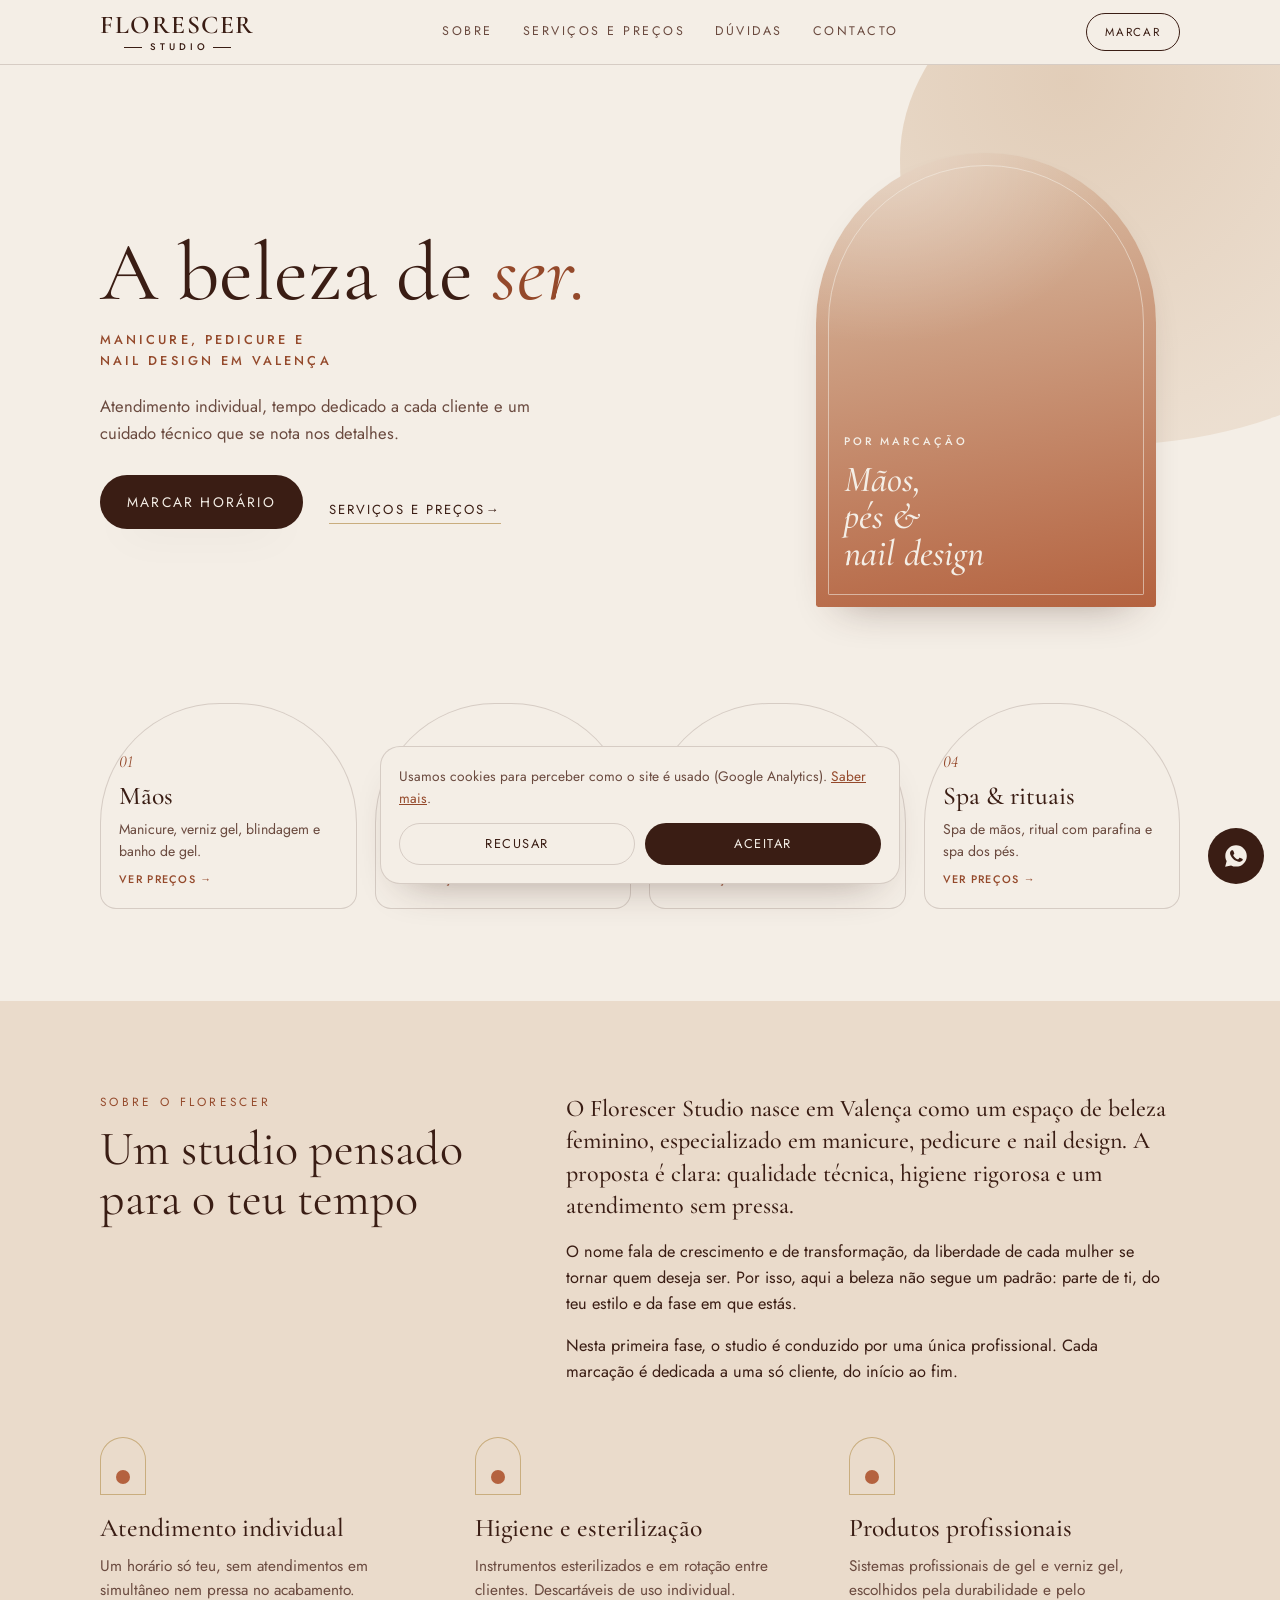
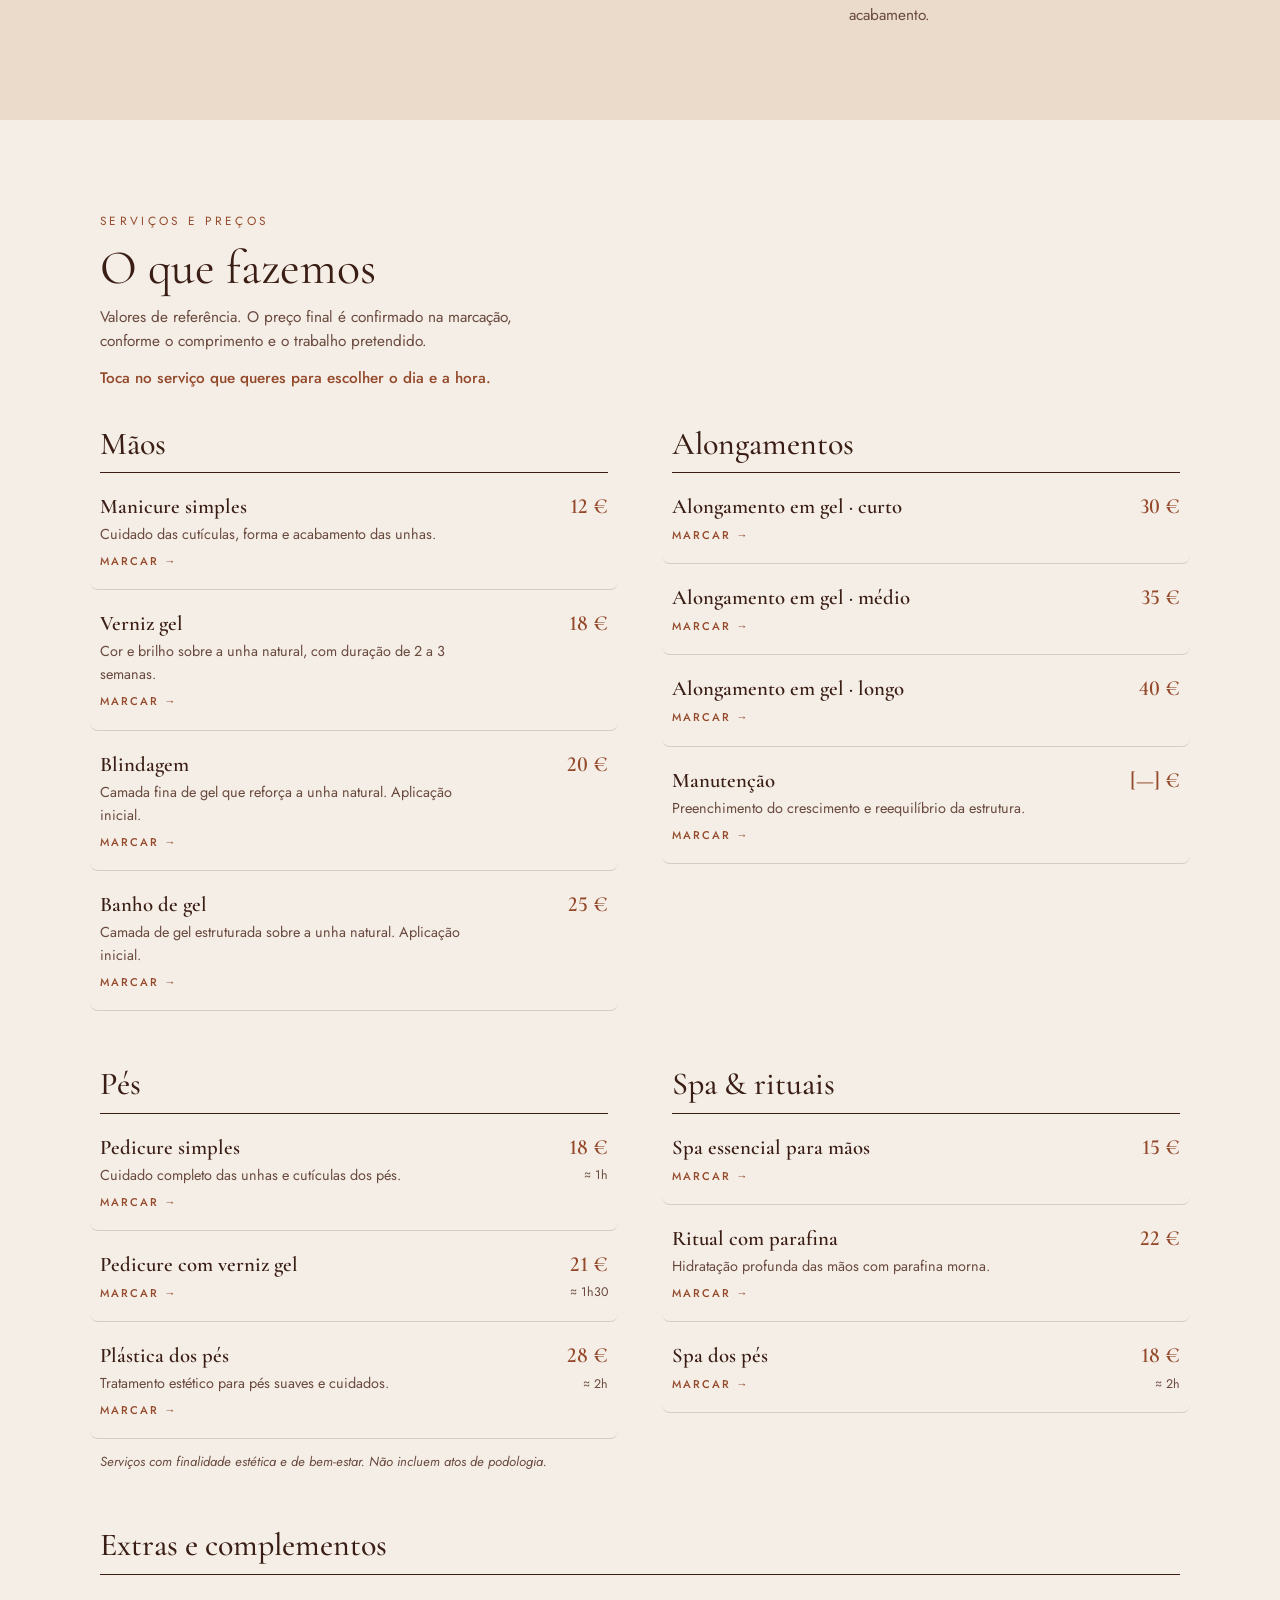
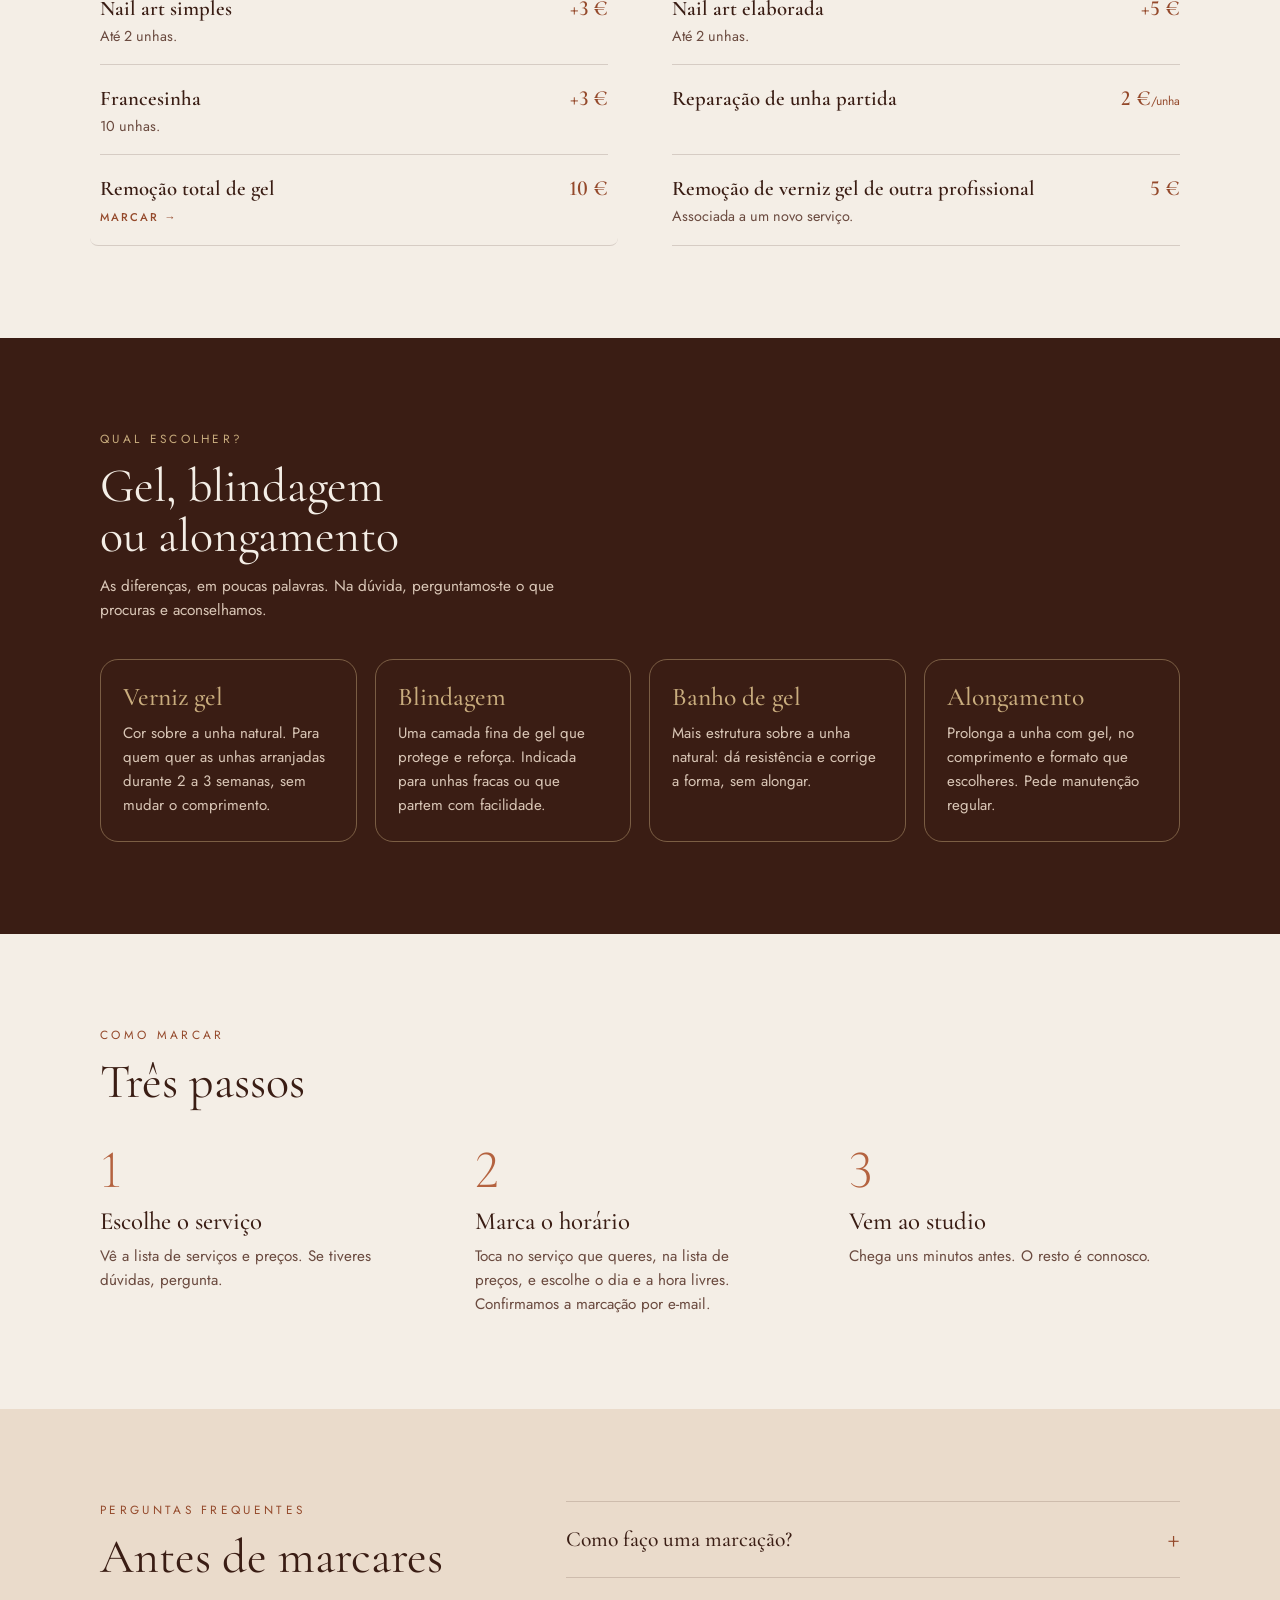
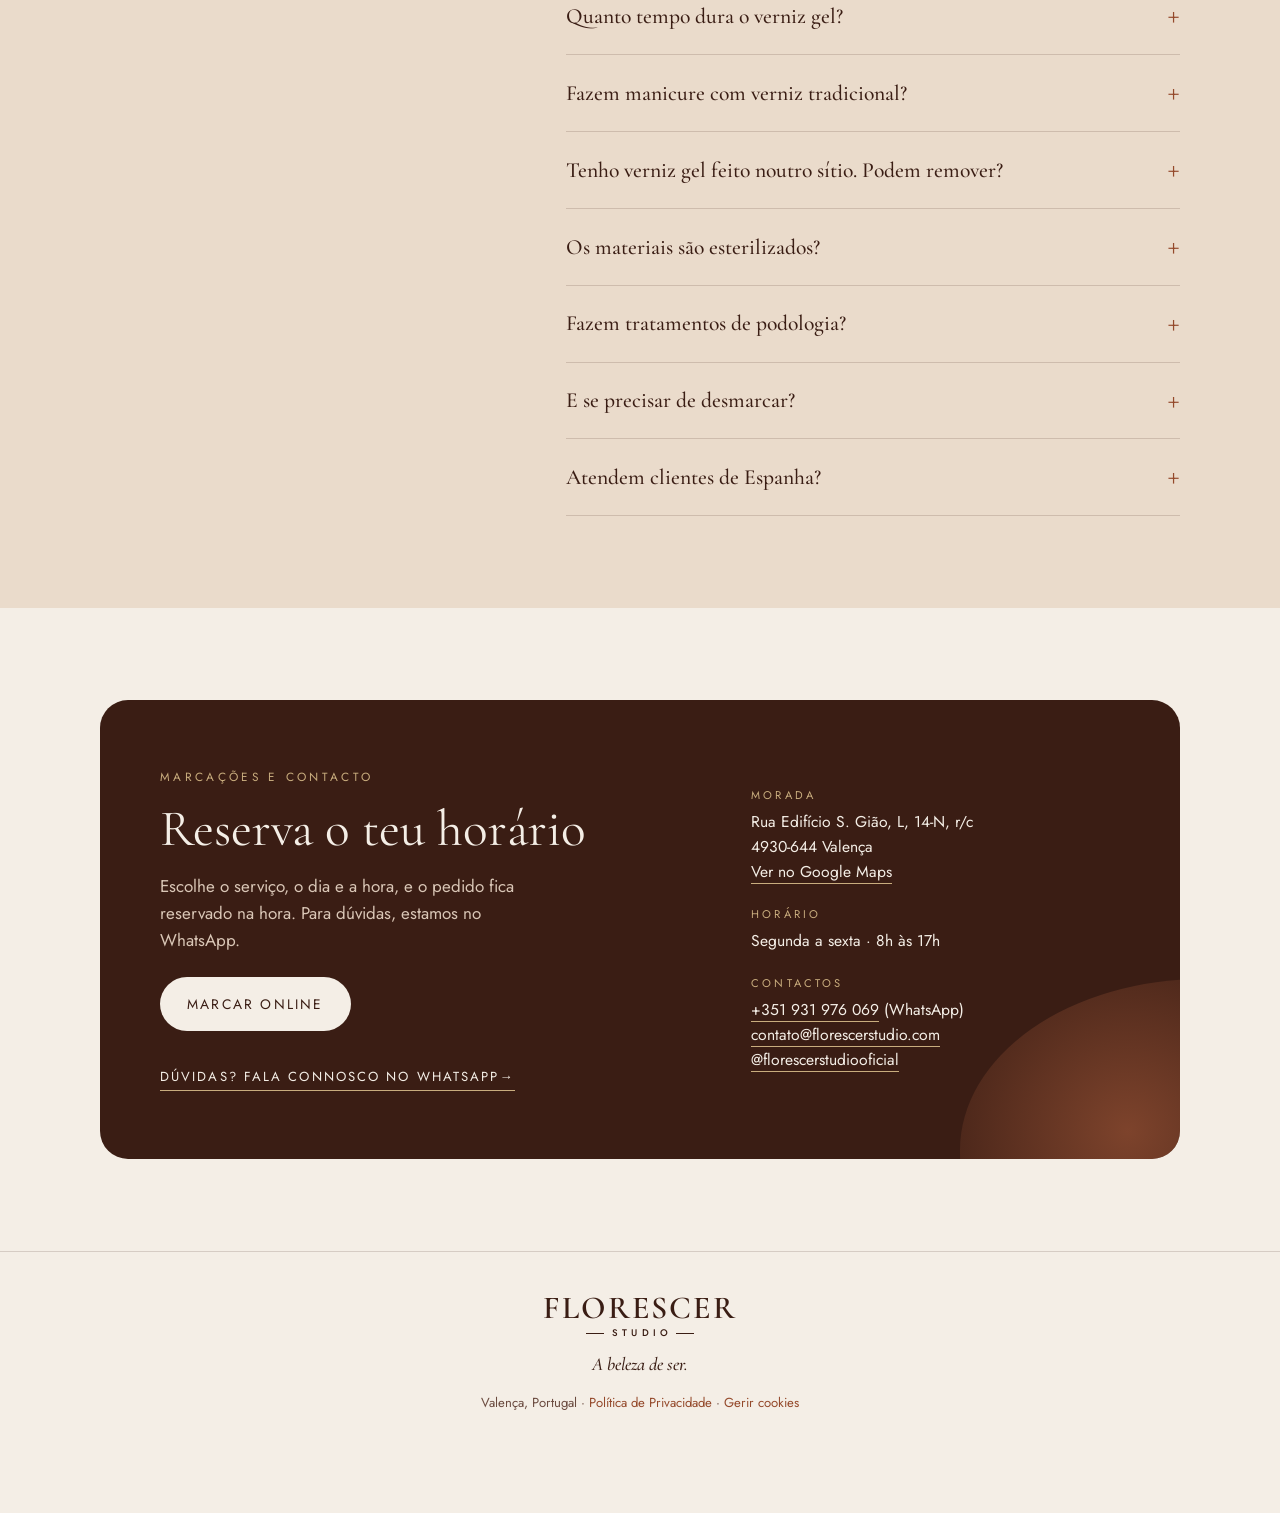
<file: index.html>
<!DOCTYPE html>
<html lang="pt-PT">
<head>
<meta charset="UTF-8">
<meta name="viewport" content="width=device-width, initial-scale=1, viewport-fit=cover">
<title>Florescer Studio — Manicure, pedicure e unhas de gel em Valença</title>
<meta name="description" content="Studio de manicure, pedicure e nail design em Valença. Verniz gel, blindagem, banho de gel, alongamento e spa de mãos e pés, com atendimento individual e por marcação.">
<link rel="canonical" href="https://florescerstudio.com/">
<meta name="theme-color" content="#F4EEE6">

<meta property="og:type" content="website">
<meta property="og:site_name" content="Florescer Studio">
<meta property="og:url" content="https://florescerstudio.com/">
<meta property="og:title" content="Florescer Studio — A beleza de ser.">
<meta property="og:description" content="Manicure, pedicure e nail design em Valença, com atendimento individual e por marcação.">
<meta property="og:image" content="https://florescerstudio.com/assets/og-image.png">
<meta property="og:image:width" content="1200">
<meta property="og:image:height" content="630">
<meta property="og:locale" content="pt_PT">
<meta name="twitter:card" content="summary_large_image">
<meta name="twitter:title" content="Florescer Studio — A beleza de ser.">
<meta name="twitter:description" content="Manicure, pedicure e nail design em Valença, com atendimento individual e por marcação.">
<meta name="twitter:image" content="https://florescerstudio.com/assets/og-image.png">

<link rel="preconnect" href="https://fonts.googleapis.com">
<link rel="preconnect" href="https://fonts.gstatic.com" crossorigin>
<link href="https://fonts.googleapis.com/css2?family=Cormorant+Garamond:ital,wght@0,300;0,400;0,500;0,600;1,400;1,500&family=Jost:wght@300;400;500&display=swap" rel="stylesheet">
<link rel="icon" href="assets/favicon.svg" type="image/svg+xml">
<link rel="stylesheet" href="css/styles.css">

<script type="application/ld+json">
{
  "@context": "https://schema.org",
  "@type": "NailSalon",
  "name": "Florescer Studio",
  "slogan": "A beleza de ser.",
  "url": "https://florescerstudio.com/",
  "image": "https://florescerstudio.com/assets/og-image.png",
  "telephone": "+351931976069",
  "email": "contato@florescerstudio.com",
  "priceRange": "€",
  "currenciesAccepted": "EUR",
  "address": {
    "@type": "PostalAddress",
    "streetAddress": "Rua Edifício S. Gião, L, 14-N, rés-do-chão",
    "postalCode": "4930-644",
    "addressLocality": "Valença",
    "addressRegion": "Viana do Castelo",
    "addressCountry": "PT"
  },
  "openingHoursSpecification": [{ "@type": "OpeningHoursSpecification", "dayOfWeek": ["Monday","Tuesday","Wednesday","Thursday","Friday"], "opens": "08:00", "closes": "17:00" }],
  "areaServed": ["Valença", "Vila Nova de Cerveira", "Monção", "Tui", "Tomiño", "Salvaterra de Miño"],
  "sameAs": [
    "https://www.instagram.com/florescerstudiooficial/"
  ],
  "description": "Studio de manicure, pedicure e nail design em Valença: verniz gel, blindagem, banho de gel, alongamento em gel, pedicure e spa de mãos e pés, com atendimento individual e por marcação.",
  "hasOfferCatalog": {
    "@type": "OfferCatalog",
    "name": "Serviços",
    "itemListElement": [
      { "@type": "Offer", "price": "12", "priceCurrency": "EUR", "itemOffered": { "@type": "Service", "name": "Manicure simples" } },
      { "@type": "Offer", "price": "18", "priceCurrency": "EUR", "itemOffered": { "@type": "Service", "name": "Verniz gel" } },
      { "@type": "Offer", "price": "20", "priceCurrency": "EUR", "itemOffered": { "@type": "Service", "name": "Blindagem" } },
      { "@type": "Offer", "price": "25", "priceCurrency": "EUR", "itemOffered": { "@type": "Service", "name": "Banho de gel" } },
      { "@type": "Offer", "price": "30", "priceCurrency": "EUR", "itemOffered": { "@type": "Service", "name": "Alongamento em gel" } },
      { "@type": "Offer", "price": "18", "priceCurrency": "EUR", "itemOffered": { "@type": "Service", "name": "Pedicure simples" } },
      { "@type": "Offer", "price": "21", "priceCurrency": "EUR", "itemOffered": { "@type": "Service", "name": "Pedicure com verniz gel" } },
      { "@type": "Offer", "price": "28", "priceCurrency": "EUR", "itemOffered": { "@type": "Service", "name": "Plástica dos pés" } }
    ]
  }
}
</script>
<script type="application/ld+json">
{
  "@context": "https://schema.org",
  "@type": "FAQPage",
  "mainEntity": [
    {
      "@type": "Question",
      "name": "Como faço uma marcação?",
      "acceptedAnswer": { "@type": "Answer", "text": "Marca online no site: escolhe o serviço, o dia e a hora livres. O horário fica reservado e confirmamos por e-mail. Também podes marcar pelo WhatsApp." }
    },
    {
      "@type": "Question",
      "name": "Quanto tempo dura o verniz gel?",
      "acceptedAnswer": { "@type": "Answer", "text": "Em média entre 2 a 3 semanas, dependendo do crescimento natural das unhas e dos cuidados do dia a dia." }
    },
    {
      "@type": "Question",
      "name": "Fazem manicure com verniz tradicional?",
      "acceptedAnswer": { "@type": "Answer", "text": "Não. O studio trabalha com sistemas profissionais de gel e verniz gel, pela durabilidade e pelo acabamento." }
    },
    {
      "@type": "Question",
      "name": "Tenho verniz gel feito noutro sítio. Podem remover?",
      "acceptedAnswer": { "@type": "Answer", "text": "Sim. A remoção de verniz gel feito por outra profissional custa 5 € quando é feita antes de um novo serviço." }
    },
    {
      "@type": "Question",
      "name": "Os materiais são esterilizados?",
      "acceptedAnswer": { "@type": "Answer", "text": "Sim. Os instrumentos são higienizados, desinfetados e esterilizados, e existem vários conjuntos em rotação entre atendimentos. Os materiais descartáveis são de uso individual." }
    },
    {
      "@type": "Question",
      "name": "Fazem tratamentos de podologia?",
      "acceptedAnswer": { "@type": "Answer", "text": "Não. Os serviços de pés têm finalidade exclusivamente estética e de bem-estar e não incluem atos de podologia ou outros procedimentos clínicos." }
    },
    {
      "@type": "Question",
      "name": "Atendem clientes de Espanha?",
      "acceptedAnswer": { "@type": "Answer", "text": "Claro. O studio fica em Valença, a poucos minutos de Tui, Tomiño e Salvaterra de Miño." }
    }
  ]
}
</script>
</head>
<body>

  <svg class="sprite" aria-hidden="true">
    <symbol id="i-wa" viewBox="0 0 24 24"><path fill="currentColor" d="M12.04 2C6.58 2 2.13 6.45 2.13 11.91c0 1.75.46 3.39 1.26 4.81L2 22l5.42-1.34a9.9 9.9 0 0 0 4.62 1.14h.01c5.46 0 9.91-4.45 9.91-9.91C21.96 6.45 17.5 2 12.04 2Zm5.8 14.02c-.24.68-1.4 1.3-1.93 1.36-.5.06-1.02.26-3.4-.71-2.87-1.15-4.7-4.07-4.85-4.26-.14-.19-1.16-1.55-1.16-2.96 0-1.4.74-2.09 1-2.38.26-.29.57-.36.76-.36.19 0 .38 0 .55.01.18.01.42-.07.65.5.24.58.82 2 .89 2.15.07.15.12.32.02.51-.1.19-.15.31-.3.48-.15.17-.31.38-.44.51-.15.15-.3.31-.13.6.17.29.76 1.26 1.63 2.04 1.12 1 2.06 1.31 2.35 1.46.29.15.46.13.63-.08.17-.21.72-.84.92-1.13.19-.29.39-.24.65-.14.27.1 1.68.79 1.97.94.29.14.48.21.55.33.07.12.07.7-.17 1.38Z"/></symbol>
  </svg>

  <header class="topbar">
    <div class="wrap">
      <a class="logo" href="./" aria-label="Florescer Studio, página inicial">
        <span class="logo-word">Florescer</span>
        <span class="logo-sub">Studio</span>
      </a>
      <nav class="topnav" aria-label="Secções">
        <a href="#sobre">Sobre</a>
        <a href="#servicos">Serviços e preços</a>
        <a href="#faq">Dúvidas</a>
        <a href="#contacto">Contacto</a>
      </nav>
      <a class="btn btn-small" href="#contacto" data-book>Marcar</a>
    </div>
  </header>

  <main>
    <!-- ============ HERO ============ -->
    <section class="hero">
      <div class="blob blob-a" aria-hidden="true"></div>
      <div class="wrap hero-grid">
        <div class="hero-copy">
          <h1>
            <span class="hero-slogan">A beleza de <em>ser.</em></span>
            <span class="hero-kicker">Manicure, pedicure e nail design em Valença</span>
          </h1>
          <p class="lede">Atendimento individual, tempo dedicado a cada cliente e um cuidado técnico que se nota nos detalhes.</p>
          <div class="cta-row">
            <a class="btn btn-primary" href="#contacto" data-book>
              <svg class="ico"><use href="#i-wa"/></svg>
              Marcar horário
            </a>
            <a class="link-arrow" href="#servicos">Serviços e preços</a>
          </div>
        </div>
        <div class="hero-arch" aria-hidden="true">
          <div class="arch">
            <span class="arch-small">Por marcação</span>
            <span class="arch-line">Mãos,</span>
            <span class="arch-line">pés &amp;</span>
            <span class="arch-line">nail design</span>
          </div>
        </div>
      </div>
    </section>

    <!-- ============ CATEGORIAS ============ -->
    <section class="cats" aria-label="Categorias de serviços">
      <div class="wrap cat-grid">
        <a class="cat" href="#maos">
          <span class="cat-num">01</span>
          <h2>Mãos</h2>
          <p>Manicure, verniz gel, blindagem e banho de gel.</p>
          <span class="cat-go">Ver preços</span>
        </a>
        <a class="cat" href="#alongamentos">
          <span class="cat-num">02</span>
          <h2>Alongamentos</h2>
          <p>Alongamento em gel e manutenção.</p>
          <span class="cat-go">Ver preços</span>
        </a>
        <a class="cat" href="#pes">
          <span class="cat-num">03</span>
          <h2>Pés</h2>
          <p>Pedicure, verniz gel e plástica dos pés.</p>
          <span class="cat-go">Ver preços</span>
        </a>
        <a class="cat" href="#spa">
          <span class="cat-num">04</span>
          <h2>Spa &amp; rituais</h2>
          <p>Spa de mãos, ritual com parafina e spa dos pés.</p>
          <span class="cat-go">Ver preços</span>
        </a>
      </div>
    </section>

    <!-- ============ SOBRE ============ -->
    <section class="about on-areia" id="sobre">
      <div class="wrap about-grid">
        <div class="section-head">
          <div class="eyebrow">Sobre o Florescer</div>
          <h2>Um studio pensado para o teu tempo</h2>
        </div>
        <div class="about-text">
          <p>O Florescer Studio nasce em Valença como um espaço de beleza feminino, especializado em manicure, pedicure e nail design. A proposta é clara: qualidade técnica, higiene rigorosa e um atendimento sem pressa.</p>
          <p>O nome fala de crescimento e de transformação, da liberdade de cada mulher se tornar quem deseja ser. Por isso, aqui a beleza não segue um padrão: parte de ti, do teu estilo e da fase em que estás.</p>
          <p>Nesta primeira fase, o studio é conduzido por uma única profissional. Cada marcação é dedicada a uma só cliente, do início ao fim.</p>
        </div>
      </div>
      <div class="wrap">
        <div class="pillar-grid">
          <div class="pillar">
            <div class="pillar-mark" aria-hidden="true"></div>
            <h3>Atendimento individual</h3>
            <p>Um horário só teu, sem atendimentos em simultâneo nem pressa no acabamento.</p>
          </div>
          <div class="pillar">
            <div class="pillar-mark" aria-hidden="true"></div>
            <h3>Higiene e esterilização</h3>
            <p>Instrumentos esterilizados e em rotação entre clientes. Descartáveis de uso individual.</p>
          </div>
          <div class="pillar">
            <div class="pillar-mark" aria-hidden="true"></div>
            <h3>Produtos profissionais</h3>
            <p>Sistemas profissionais de gel e verniz gel, escolhidos pela durabilidade e pelo acabamento.</p>
          </div>
        </div>
      </div>
    </section>

    <!-- ============ SERVIÇOS E PREÇOS ============
         Para mudar um preço: alterar o valor em <span class="price">.
         Para criar uma categoria nova: copiar um bloco <div class="price-cat"> inteiro. -->
    <section class="services" id="servicos">
      <div class="wrap">
        <div class="section-head">
          <div class="eyebrow">Serviços e preços</div>
          <h2>O que fazemos</h2>
          <p class="section-sub">Valores de referência. O preço final é confirmado na marcação, conforme o comprimento e o trabalho pretendido.</p>
          <p class="section-sub section-hint only-online" hidden>Toca no serviço que queres para escolher o dia e a hora.</p>
        </div>

        <div class="price-grid">
          <div class="price-cat" id="maos">
            <div class="price-cat-head">
              <h3>Mãos</h3>
              <a class="link-arrow" href="#contacto" data-book="Mãos">Marcar</a>
            </div>
            <ul class="price-list">
              <li class="price-row" data-cal="manicure-simples">
                <div class="price-main"><h4>Manicure simples</h4><p>Cuidado das cutículas, forma e acabamento das unhas.</p></div>
                <span class="price">12 €</span>
              </li>
              <li class="price-row" data-cal="verniz-gel">
                <div class="price-main"><h4>Verniz gel</h4><p>Cor e brilho sobre a unha natural, com duração de 2 a 3 semanas.</p></div>
                <span class="price">18 €</span>
              </li>
              <li class="price-row" data-cal="blindagem">
                <div class="price-main"><h4>Blindagem</h4><p>Camada fina de gel que reforça a unha natural. Aplicação inicial.</p></div>
                <span class="price">20 €</span>
              </li>
              <li class="price-row" data-cal="banho-de-gel">
                <div class="price-main"><h4>Banho de gel</h4><p>Camada de gel estruturada sobre a unha natural. Aplicação inicial.</p></div>
                <span class="price">25 €</span>
              </li>
            </ul>
          </div>

          <div class="price-cat" id="alongamentos">
            <div class="price-cat-head">
              <h3>Alongamentos</h3>
              <a class="link-arrow" href="#contacto" data-book="Alongamento em gel">Marcar</a>
            </div>
            <ul class="price-list">
              <li class="price-row" data-cal="alongamento-curto">
                <div class="price-main"><h4>Alongamento em gel · curto</h4></div>
                <span class="price">30 €</span>
              </li>
              <li class="price-row" data-cal="alongamento-medio">
                <div class="price-main"><h4>Alongamento em gel · médio</h4></div>
                <span class="price">35 €</span>
              </li>
              <li class="price-row" data-cal="alongamento-longo">
                <div class="price-main"><h4>Alongamento em gel · longo</h4></div>
                <span class="price">40 €</span>
              </li>
              <li class="price-row" data-cal="manutencao-alongamento">
                <div class="price-main"><h4>Manutenção</h4><p>Preenchimento do crescimento e reequilíbrio da estrutura.</p></div>
                <span class="price">[—] €</span>
              </li>
            </ul>
          </div>

          <div class="price-cat" id="pes">
            <div class="price-cat-head">
              <h3>Pés</h3>
              <a class="link-arrow" href="#contacto" data-book="Pés">Marcar</a>
            </div>
            <ul class="price-list">
              <li class="price-row" data-cal="pedicure">
                <div class="price-main"><h4>Pedicure simples</h4><p>Cuidado completo das unhas e cutículas dos pés.</p></div>
                <span class="price-meta"><span class="price">18 €</span><span class="dur">≈ 1h</span></span>
              </li>
              <li class="price-row" data-cal="pedicure-verniz-gel">
                <div class="price-main"><h4>Pedicure com verniz gel</h4></div>
                <span class="price-meta"><span class="price">21 €</span><span class="dur">≈ 1h30</span></span>
              </li>
              <li class="price-row" data-cal="plastica-dos-pes">
                <div class="price-main"><h4>Plástica dos pés</h4><p>Tratamento estético para pés suaves e cuidados.</p></div>
                <span class="price-meta"><span class="price">28 €</span><span class="dur">≈ 2h</span></span>
              </li>
            </ul>
            <p class="price-note">Serviços com finalidade estética e de bem-estar. Não incluem atos de podologia.</p>
          </div>

          <div class="price-cat" id="spa">
            <div class="price-cat-head">
              <h3>Spa &amp; rituais</h3>
              <a class="link-arrow" href="#contacto" data-book="Spa">Marcar</a>
            </div>
            <ul class="price-list">
              <li class="price-row" data-cal="spa-maos">
                <div class="price-main"><h4>Spa essencial para mãos</h4></div>
                <span class="price">15 €</span>
              </li>
              <li class="price-row" data-cal="ritual-parafina">
                <div class="price-main"><h4>Ritual com parafina</h4><p>Hidratação profunda das mãos com parafina morna.</p></div>
                <span class="price">22 €</span>
              </li>
              <li class="price-row" data-cal="spa-pes">
                <div class="price-main"><h4>Spa dos pés</h4></div>
                <span class="price-meta"><span class="price">18 €</span><span class="dur">≈ 2h</span></span>
              </li>
            </ul>
          </div>

          <div class="price-cat price-cat-wide" id="extras">
            <div class="price-cat-head">
              <h3>Extras e complementos</h3>
            </div>
            <ul class="price-list price-list-2col">
              <li class="price-row">
                <div class="price-main"><h4>Nail art simples</h4><p>Até 2 unhas.</p></div>
                <span class="price">+3 €</span>
              </li>
              <li class="price-row">
                <div class="price-main"><h4>Nail art elaborada</h4><p>Até 2 unhas.</p></div>
                <span class="price">+5 €</span>
              </li>
              <li class="price-row">
                <div class="price-main"><h4>Francesinha</h4><p>10 unhas.</p></div>
                <span class="price">+3 €</span>
              </li>
              <li class="price-row">
                <div class="price-main"><h4>Reparação de unha partida</h4></div>
                <span class="price">2 €<small>/unha</small></span>
              </li>
              <li class="price-row" data-cal="remocao-gel">
                <div class="price-main"><h4>Remoção total de gel</h4></div>
                <span class="price">10 €</span>
              </li>
              <li class="price-row">
                <div class="price-main"><h4>Remoção de verniz gel de outra profissional</h4><p>Associada a um novo serviço.</p></div>
                <span class="price">5 €</span>
              </li>
            </ul>
          </div>
        </div>
      </div>
    </section>

    <!-- ============ QUAL ESCOLHER ============ -->
    <section class="compare on-vinho" id="qual-escolher">
      <div class="wrap">
        <div class="section-head">
          <div class="eyebrow">Qual escolher?</div>
          <h2>Gel, blindagem ou alongamento</h2>
          <p class="section-sub">As diferenças, em poucas palavras. Na dúvida, perguntamos-te o que procuras e aconselhamos.</p>
        </div>
        <div class="compare-grid">
          <div class="compare-card">
            <h3>Verniz gel</h3>
            <p>Cor sobre a unha natural. Para quem quer as unhas arranjadas durante 2 a 3 semanas, sem mudar o comprimento.</p>
          </div>
          <div class="compare-card">
            <h3>Blindagem</h3>
            <p>Uma camada fina de gel que protege e reforça. Indicada para unhas fracas ou que partem com facilidade.</p>
          </div>
          <div class="compare-card">
            <h3>Banho de gel</h3>
            <p>Mais estrutura sobre a unha natural: dá resistência e corrige a forma, sem alongar.</p>
          </div>
          <div class="compare-card">
            <h3>Alongamento</h3>
            <p>Prolonga a unha com gel, no comprimento e formato que escolheres. Pede manutenção regular.</p>
          </div>
        </div>
      </div>
    </section>

    <!-- ============ COMO MARCAR ============ -->
    <section class="how">
      <div class="wrap">
        <div class="section-head">
          <div class="eyebrow">Como marcar</div>
          <h2>Três passos</h2>
        </div>
        <ol class="steps">
          <li class="step">
            <span class="num">1</span>
            <h3>Escolhe o serviço</h3>
            <p>Vê a lista de serviços e preços. Se tiveres dúvidas, pergunta.</p>
          </li>
          <li class="step">
            <span class="num">2</span>
            <h3>Marca o horário</h3>
            <p class="only-whatsapp">Diz-nos pelo WhatsApp o serviço e os dias que te dão jeito. Confirmamos a tua marcação.</p>
            <p class="only-online" hidden>Toca no serviço que queres, na lista de preços, e escolhe o dia e a hora livres. Confirmamos a marcação por e-mail.</p>
          </li>
          <li class="step">
            <span class="num">3</span>
            <h3>Vem ao studio</h3>
            <p>Chega uns minutos antes. O resto é connosco.</p>
          </li>
        </ol>
      </div>
    </section>

    <!--
      GALERIA: ativar quando houver fotos REAIS de trabalhos e do espaço.
      Colocar as fotos em assets/ com nomes descritivos (ex.: verniz-gel-nude.jpg)
      e descomentar este bloco.

    <section class="gallery" id="galeria">
      <div class="wrap">
        <div class="section-head">
          <div class="eyebrow">Trabalhos</div>
          <h2>Detalhes do studio</h2>
        </div>
        <div class="gallery-grid">
          <figure><img src="assets/exemplo.jpg" alt="Descrição do trabalho" loading="lazy"></figure>
        </div>
      </div>
    </section>
    -->

    <!-- ============ FAQ ============ -->
    <section class="faq on-areia" id="faq">
      <div class="wrap faq-wrap">
        <div class="section-head">
          <div class="eyebrow">Perguntas frequentes</div>
          <h2>Antes de marcares</h2>
        </div>
        <div class="faq-list">
          <details class="faq-item">
            <summary>Como faço uma marcação?</summary>
            <p class="only-whatsapp">Envia uma mensagem pelo WhatsApp com o serviço que queres e os dias que te dão jeito. Respondemos com os horários disponíveis e confirmamos a marcação.</p>
            <p class="only-online" hidden>Na lista de serviços e preços, toca no serviço que queres e escolhe o dia e a hora livres. O horário fica reservado e confirmamos por e-mail. Se preferires, também podes marcar pelo WhatsApp.</p>
          </details>
          <details class="faq-item">
            <summary>Quanto tempo dura o verniz gel?</summary>
            <p>Em média entre 2 a 3 semanas, dependendo do crescimento natural das unhas e dos cuidados do dia a dia.</p>
          </details>
          <details class="faq-item">
            <summary>Fazem manicure com verniz tradicional?</summary>
            <p>Não. O studio trabalha com sistemas profissionais de gel e verniz gel, pela durabilidade e pelo acabamento.</p>
          </details>
          <details class="faq-item">
            <summary>Tenho verniz gel feito noutro sítio. Podem remover?</summary>
            <p>Sim. A remoção de verniz gel feito por outra profissional custa 5 € quando é feita antes de um novo serviço.</p>
          </details>
          <details class="faq-item">
            <summary>Os materiais são esterilizados?</summary>
            <p>Sim. Os instrumentos são higienizados, desinfetados e esterilizados, e existem vários conjuntos em rotação entre atendimentos. Os materiais descartáveis são de uso individual.</p>
          </details>
          <details class="faq-item">
            <summary>Fazem tratamentos de podologia?</summary>
            <p>Não. Os serviços de pés têm finalidade exclusivamente estética e de bem-estar e não incluem atos de podologia ou outros procedimentos clínicos.</p>
          </details>
          <details class="faq-item">
            <summary>E se precisar de desmarcar?</summary>
            <p>Pedimos que avises com pelo menos [24 horas] de antecedência, para podermos oferecer o horário a outra cliente.</p>
          </details>
          <details class="faq-item">
            <summary>Atendem clientes de Espanha?</summary>
            <p>Claro. O studio fica em Valença, a poucos minutos de Tui, Tomiño e Salvaterra de Miño.</p>
          </details>
        </div>
      </div>
    </section>

    <!-- ============ CONTACTO ============ -->
    <section class="final" id="contacto">
      <div class="wrap">
        <div class="final-card">
          <div class="blob blob-b" aria-hidden="true"></div>
          <div class="final-copy">
            <div class="eyebrow">Marcações e contacto</div>
            <h2>Reserva o teu horário</h2>
            <p class="only-whatsapp">Marcações pelo WhatsApp. Também é por aí que respondemos a qualquer dúvida.</p>
            <p class="only-online" hidden>Escolhe o serviço, o dia e a hora, e o pedido fica reservado na hora. Para dúvidas, estamos no WhatsApp.</p>
            <a class="btn btn-light" href="#contacto" data-book>
              <svg class="ico"><use href="#i-wa"/></svg>
              <span class="only-whatsapp">Marcar pelo WhatsApp</span><span class="only-online" hidden>Marcar online</span>
            </a>
            <a class="link-arrow link-light only-online" href="#contacto" data-wa hidden>Dúvidas? Fala connosco no WhatsApp</a>
          </div>
          <dl class="info">
            <div><dt>Morada</dt><dd>Rua Edifício S. Gião, L, 14-N, r/c<br>4930-644 Valença<br><a href="https://www.google.com/maps/search/?api=1&amp;query=Rua%20Edif%C3%ADcio%20S.%20Gi%C3%A3o%2014-N%2C%204930-644%20Valen%C3%A7a%2C%20Portugal" target="_blank" rel="noopener">Ver no Google Maps</a></dd></div>
            <div><dt>Horário</dt><dd>Segunda a sexta · 8h às 17h</dd></div>
            <div><dt>Contactos</dt><dd><a href="tel:+351931976069">+351 931 976 069</a> (WhatsApp)<br><a href="mailto:contato@florescerstudio.com">contato@florescerstudio.com</a><br><a href="https://www.instagram.com/florescerstudiooficial/" target="_blank" rel="noopener">@florescerstudiooficial</a></dd></div>
          </dl>
        </div>
      </div>
    </section>
  </main>

  <footer>
    <div class="wrap foot">
      <a class="logo logo-foot" href="./" aria-label="Florescer Studio, página inicial">
        <span class="logo-word">Florescer</span>
        <span class="logo-sub">Studio</span>
      </a>
      <p class="foot-tag">A beleza de ser.</p>
      <p class="foot-links">Valença, Portugal · <a href="privacidade.html">Política de Privacidade</a> · <button class="cookie-manage" type="button" data-cookie-manage>Gerir cookies</button></p>
    </div>
  </footer>

  <a class="floating-cta" href="#contacto" data-book data-wa-only aria-label="Falar no WhatsApp">
    <svg class="ico"><use href="#i-wa"/></svg>
  </a>

  <script src="js/site.js"></script>
  <script src="js/consent.js"></script>
</body>
</html>
</file>
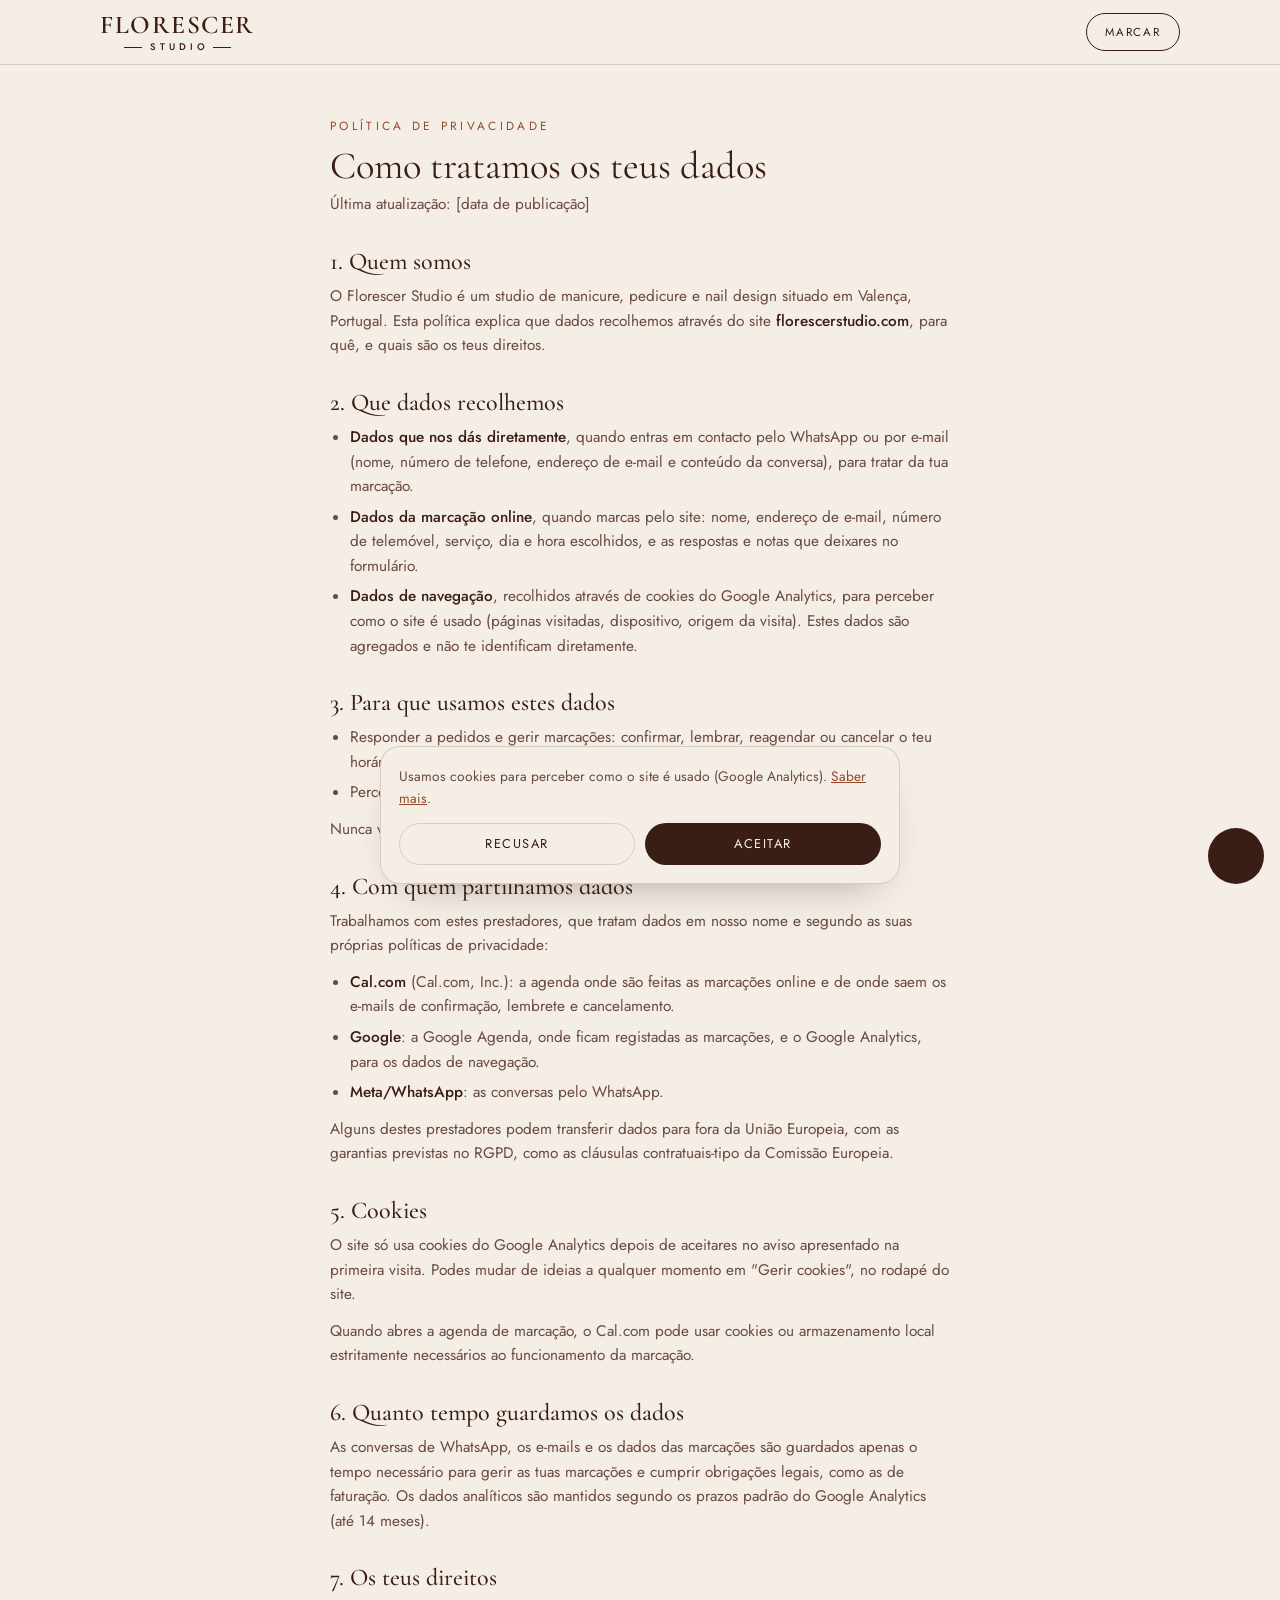
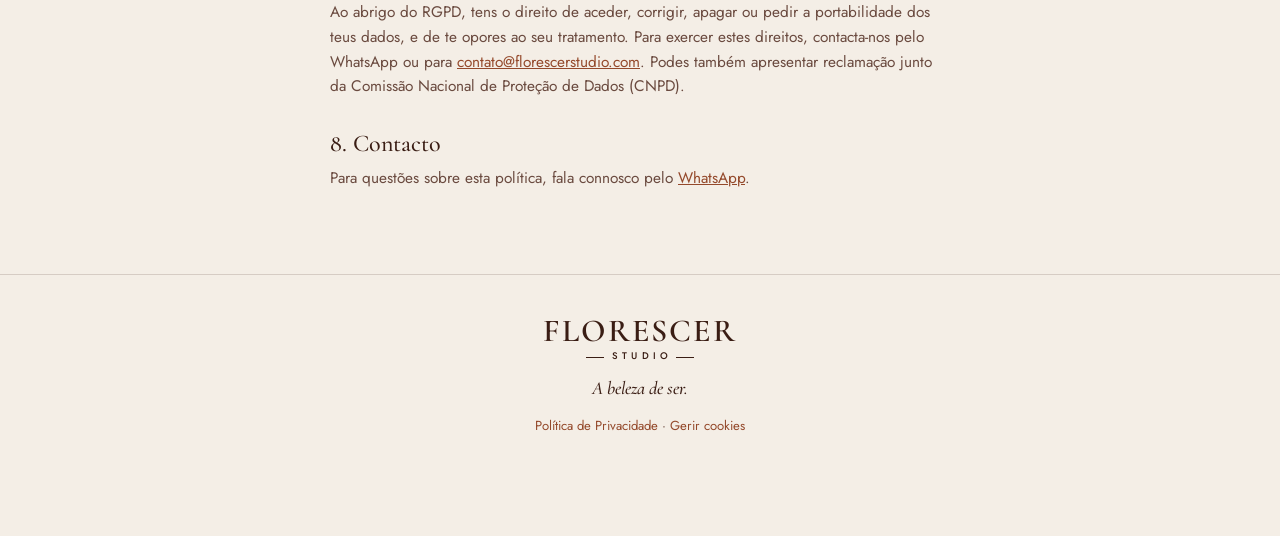
<file: privacidade.html>
<!DOCTYPE html>
<html lang="pt-PT">
<head>
<meta charset="UTF-8">
<meta name="viewport" content="width=device-width, initial-scale=1, viewport-fit=cover">
<title>Política de Privacidade — Florescer Studio</title>
<meta name="description" content="Como o Florescer Studio recolhe, usa e protege os teus dados pessoais, incluindo o uso de cookies e Google Analytics.">
<link rel="canonical" href="https://florescerstudio.com/privacidade.html">
<link rel="preconnect" href="https://fonts.googleapis.com">
<link rel="preconnect" href="https://fonts.gstatic.com" crossorigin>
<link href="https://fonts.googleapis.com/css2?family=Cormorant+Garamond:ital,wght@0,300;0,400;0,500;0,600;1,400;1,500&family=Jost:wght@300;400;500&display=swap" rel="stylesheet">
<link rel="icon" href="assets/favicon.svg" type="image/svg+xml">
<link rel="stylesheet" href="css/styles.css">
</head>
<body>

  <svg class="sprite" aria-hidden="true">
    <symbol id="i-wa" viewBox="0 0 24 24"><path fill="currentColor" d="M12.04 2C6.58 2 2.13 6.45 2.13 11.91c0 1.75.46 3.39 1.26 4.81L2 22l5.42-1.34a9.9 9.9 0 0 0 4.62 1.14h.01c5.46 0 9.91-4.45 9.91-9.91C21.96 6.45 17.5 2 12.04 2Zm5.8 14.02c-.24.68-1.4 1.3-1.93 1.36-.5.06-1.02.26-3.4-.71-2.87-1.15-4.7-4.07-4.85-4.26-.14-.19-1.16-1.55-1.16-2.96 0-1.4.74-2.09 1-2.38.26-.29.57-.36.76-.36.19 0 .38 0 .55.01.18.01.42-.07.65.5.24.58.82 2 .89 2.15.07.15.12.32.02.51-.1.19-.15.31-.3.48-.15.17-.31.38-.44.51-.15.15-.3.31-.13.6.17.29.76 1.26 1.63 2.04 1.12 1 2.06 1.31 2.35 1.46.29.15.46.13.63-.08.17-.21.72-.84.92-1.13.19-.29.39-.24.65-.14.27.1 1.68.79 1.97.94.29.14.48.21.55.33.07.12.07.7-.17 1.38Z"/></symbol>
  </svg>

  <header class="topbar">
    <div class="wrap">
      <a class="logo" href="./" aria-label="Florescer Studio, página inicial">
        <span class="logo-word">Florescer</span>
        <span class="logo-sub">Studio</span>
      </a>
      <a class="btn btn-small" href="./#contacto" data-book>Marcar</a>
    </div>
  </header>

  <main>
    <section class="legal">
      <div class="wrap legal-content">
        <div class="eyebrow">Política de Privacidade</div>
        <h1>Como tratamos os teus dados</h1>
        <p class="legal-updated">Última atualização: [data de publicação]</p>

        <h2>1. Quem somos</h2>
        <p>O Florescer Studio é um studio de manicure, pedicure e nail design situado em Valença, Portugal. Esta política explica que dados recolhemos através do site <strong>florescerstudio.com</strong>, para quê, e quais são os teus direitos.</p>

        <h2>2. Que dados recolhemos</h2>
        <ul>
          <li><strong>Dados que nos dás diretamente</strong>, quando entras em contacto pelo WhatsApp ou por e-mail (nome, número de telefone, endereço de e-mail e conteúdo da conversa), para tratar da tua marcação.</li>
          <li><strong>Dados da marcação online</strong>, quando marcas pelo site: nome, endereço de e-mail, número de telemóvel, serviço, dia e hora escolhidos, e as respostas e notas que deixares no formulário.</li>
          <li><strong>Dados de navegação</strong>, recolhidos através de cookies do Google Analytics, para perceber como o site é usado (páginas visitadas, dispositivo, origem da visita). Estes dados são agregados e não te identificam diretamente.</li>
        </ul>

        <h2>3. Para que usamos estes dados</h2>
        <ul>
          <li>Responder a pedidos e gerir marcações: confirmar, lembrar, reagendar ou cancelar o teu horário.</li>
          <li>Perceber que conteúdos e serviços geram mais interesse, para melhorar o site.</li>
        </ul>
        <p>Nunca vendemos os teus dados a terceiros.</p>

        <h2>4. Com quem partilhamos dados</h2>
        <p>Trabalhamos com estes prestadores, que tratam dados em nosso nome e segundo as suas próprias políticas de privacidade:</p>
        <ul>
          <li><strong>Cal.com</strong> (Cal.com, Inc.): a agenda onde são feitas as marcações online e de onde saem os e-mails de confirmação, lembrete e cancelamento.</li>
          <li><strong>Google</strong>: a Google Agenda, onde ficam registadas as marcações, e o Google Analytics, para os dados de navegação.</li>
          <li><strong>Meta/WhatsApp</strong>: as conversas pelo WhatsApp.</li>
        </ul>
        <p>Alguns destes prestadores podem transferir dados para fora da União Europeia, com as garantias previstas no RGPD, como as cláusulas contratuais-tipo da Comissão Europeia.</p>

        <h2>5. Cookies</h2>
        <p>O site só usa cookies do Google Analytics depois de aceitares no aviso apresentado na primeira visita. Podes mudar de ideias a qualquer momento em "Gerir cookies", no rodapé do site.</p>
        <p>Quando abres a agenda de marcação, o Cal.com pode usar cookies ou armazenamento local estritamente necessários ao funcionamento da marcação.</p>

        <h2>6. Quanto tempo guardamos os dados</h2>
        <p>As conversas de WhatsApp, os e-mails e os dados das marcações são guardados apenas o tempo necessário para gerir as tuas marcações e cumprir obrigações legais, como as de faturação. Os dados analíticos são mantidos segundo os prazos padrão do Google Analytics (até 14 meses).</p>

        <h2>7. Os teus direitos</h2>
        <p>Ao abrigo do RGPD, tens o direito de aceder, corrigir, apagar ou pedir a portabilidade dos teus dados, e de te opores ao seu tratamento. Para exercer estes direitos, contacta-nos pelo WhatsApp ou para <a class="legal-link" href="mailto:contato@florescerstudio.com">contato@florescerstudio.com</a>. Podes também apresentar reclamação junto da Comissão Nacional de Proteção de Dados (CNPD).</p>

        <h2>8. Contacto</h2>
        <p>Para questões sobre esta política, fala connosco pelo <a class="legal-link" href="./#contacto" data-wa="Olá! Tenho uma questão sobre a política de privacidade do Florescer Studio.">WhatsApp</a>.</p>
      </div>
    </section>
  </main>

  <footer>
    <div class="wrap foot">
      <a class="logo logo-foot" href="./" aria-label="Florescer Studio, página inicial">
        <span class="logo-word">Florescer</span>
        <span class="logo-sub">Studio</span>
      </a>
      <p class="foot-tag">A beleza de ser.</p>
      <p class="foot-links"><a href="privacidade.html">Política de Privacidade</a> · <button class="cookie-manage" type="button" data-cookie-manage>Gerir cookies</button></p>
    </div>
  </footer>

  <a class="floating-cta" href="./#contacto" data-book aria-label="Marcar pelo WhatsApp">
    <svg class="ico"><use href="#i-wa"/></svg>
  </a>

  <script src="js/site.js"></script>
  <script src="js/consent.js"></script>
</body>
</html>
</file>
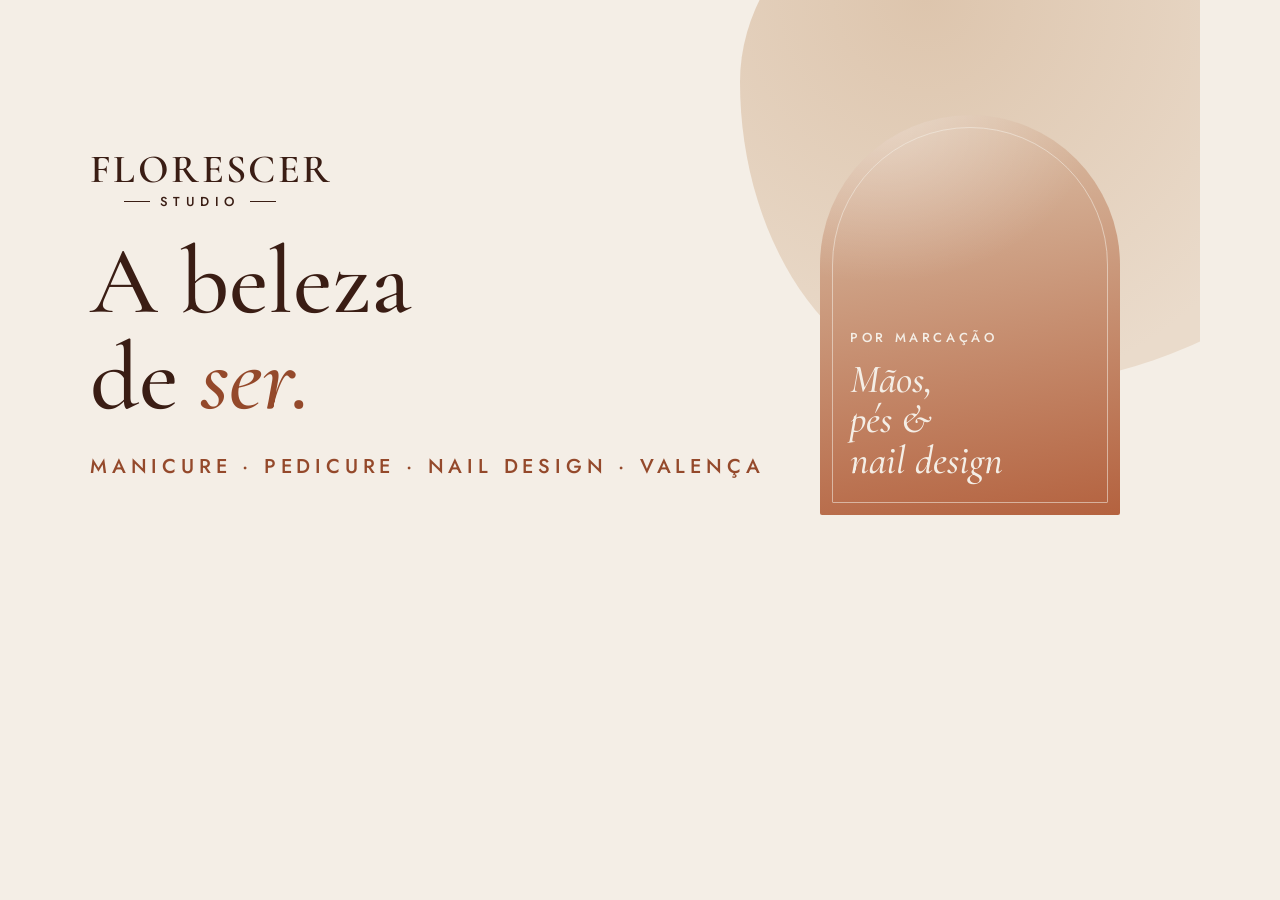
<file: assets/og-image-source.html>
<!DOCTYPE html>
<html lang="pt-PT">
<head>
<meta charset="UTF-8">
<meta name="robots" content="noindex">
<!-- Fonte da imagem de partilha (og-image.png, 1200x630). Gerada com o Chrome em modo headless; ver README. -->
<link href="https://fonts.googleapis.com/css2?family=Cormorant+Garamond:ital,wght@0,500;0,600;1,500&family=Jost:wght@400;500&display=swap" rel="stylesheet">
<style>
  html,body{margin:0;width:1200px;height:630px;overflow:hidden;}
  body{
    background:#F4EEE6;color:#3A1D14;font-family:"Jost",sans-serif;
    display:grid;grid-template-columns:1fr 380px;align-items:center;
    position:relative;
  }
  .blob{position:absolute;width:620px;height:560px;right:-160px;top:-170px;border-radius:58% 42% 63% 37% / 45% 55% 45% 55%;background:radial-gradient(circle at 30% 30%,#DDC5AD,#EADBCB 70%);}
  .copy{position:relative;padding-left:90px;display:flex;flex-direction:column;gap:26px;}
  .logo{display:inline-flex;flex-direction:column;align-items:flex-start;line-height:1;}
  .logo b{font-family:"Cormorant Garamond",serif;font-weight:600;font-size:40px;letter-spacing:.06em;}
  .logo small{display:flex;align-items:center;gap:10px;font-size:13px;letter-spacing:.42em;margin-top:6px;font-weight:500;padding-left:34px;}
  .logo small::before,.logo small::after{content:"";width:26px;height:1px;background:currentColor;}
  h1{font-family:"Cormorant Garamond",serif;font-weight:500;font-size:96px;line-height:1;margin:0;}
  h1 em{color:#94492B;}
  .kicker{font-size:20px;letter-spacing:.24em;text-transform:uppercase;font-weight:500;color:#94492B;}
  .arch{position:relative;width:300px;height:400px;border-radius:999px 999px 14px 14px;background:radial-gradient(120% 70% at 20% 0%,rgba(255,255,255,.35),transparent 60%),linear-gradient(170deg,#DDC5AD 0%,#B4623F 100%);display:flex;flex-direction:column;justify-content:flex-end;padding:34px 30px;color:#F4EEE6;box-sizing:border-box;}
  .arch::before{content:"";position:absolute;inset:12px;border-radius:999px 999px 8px 8px;border:1px solid rgba(244,238,230,.55);}
  .arch span{font-family:"Cormorant Garamond",serif;font-style:italic;font-weight:500;font-size:40px;line-height:1.02;}
  .arch small{font-size:13px;letter-spacing:.28em;text-transform:uppercase;font-weight:500;margin-bottom:12px;}
</style>
</head>
<body>
  <div class="blob"></div>
  <div class="copy">
    <div class="logo"><b>FLORESCER</b><small>STUDIO</small></div>
    <h1>A beleza<br>de <em>ser.</em></h1>
    <div class="kicker">Manicure · Pedicure · Nail design · Valença</div>
  </div>
  <div class="arch"><small>Por marcação</small><span>Mãos,</span><span>pés &amp;</span><span>nail design</span></div>
</body>
</html>
</file>
<file: css/styles.css>
:root{
  /* paleta da marca: marfim, areia, terracota, champagne, vinho, oliva */
  --paper:#F4EEE6;
  --areia:#EADBCB;
  --areia-deep:#DDC5AD;
  --terracota:#B4623F;
  --terracota-ink:#94492B;
  --champagne:#C9AD7E;
  --vinho:#3A1D14;
  --oliva:#3F4A31;
  --ink:#3A1D14;
  --ink-soft:#6A4A3F;
  --on-dark:#F4EEE6;
  --on-dark-soft:#D9C6B6;
  --line:rgba(58,29,20,0.16);
  --shadow:0 20px 44px -26px rgba(58,29,20,0.45);
  /* a marca vive em tons claros: sem modo escuro automático */
  color-scheme:light;
}

*{box-sizing:border-box;}
/* o atributo hidden ganha sempre, mesmo em elementos com display próprio (ex.: .link-arrow) */
[hidden]{display:none !important;}
html{-webkit-text-size-adjust:100%;scroll-behavior:smooth;}
body{
  margin:0;
  background:var(--paper);
  color:var(--ink);
  font-family:"Jost", -apple-system, BlinkMacSystemFont, "Segoe UI", sans-serif;
  font-weight:400;
  font-size:17px;
  line-height:1.6;
  -webkit-font-smoothing:antialiased;
}
h1,h2,h3{
  font-family:"Cormorant Garamond", Georgia, "Times New Roman", serif;
  font-weight:500;
  line-height:1.05;
  margin:0;
  text-wrap:balance;
  color:inherit;
}
h1 em, h2 em{font-style:italic;color:var(--terracota-ink);}
p{margin:0;}
a{color:inherit;}
img{max-width:100%;display:block;}
strong{font-weight:500;}
.sprite{display:none;}
.wrap{max-width:1160px;margin:0 auto;padding-inline:22px;}
@media (min-width:720px){ .wrap{padding-inline:40px;} }

.eyebrow{
  font-size:0.74rem;
  letter-spacing:0.28em;
  text-transform:uppercase;
  font-weight:400;
  color:var(--terracota-ink);
}

/* ---------- logo (provisório, em texto, até chegar o logótipo final) ---------- */
.logo{
  display:inline-flex;
  flex-direction:column;
  align-items:center;
  text-decoration:none;
  color:var(--ink);
  line-height:1;
}
.logo-word{
  font-family:"Cormorant Garamond", Georgia, serif;
  font-weight:600;
  font-size:1.6rem;
  letter-spacing:0.06em;
  text-transform:uppercase;
}
.logo-sub{
  display:flex;
  align-items:center;
  gap:8px;
  margin-top:5px;
  font-size:0.6rem;
  letter-spacing:0.42em;
  text-transform:uppercase;
  font-weight:500;
}
.logo-sub::before, .logo-sub::after{
  content:"";
  width:18px;
  height:1px;
  background:currentColor;
}
.logo-sub::after{margin-left:-0.42em;}

/* ---------- organic shapes ---------- */
.blob{
  position:absolute;
  border-radius:58% 42% 63% 37% / 45% 55% 45% 55%;
  pointer-events:none;
}

/* ---------- topbar ---------- */
.topbar{
  position:sticky; top:0; z-index:20;
  background:color-mix(in srgb, var(--paper) 90%, transparent);
  backdrop-filter:blur(8px);
  border-bottom:1px solid var(--line);
}
.topbar .wrap{
  display:flex; align-items:center; justify-content:space-between; gap:16px;
  padding-block:12px;
}
.topnav{display:none;}
@media (min-width:820px){
  .topnav{display:flex;gap:30px;}
  .topnav a{
    font-size:0.78rem;
    letter-spacing:0.2em;
    text-transform:uppercase;
    text-decoration:none;
    color:var(--ink-soft);
  }
  .topnav a:hover{color:var(--terracota-ink);}
}

/* ---------- buttons ---------- */
.btn{
  display:inline-flex;
  align-items:center;
  justify-content:center;
  gap:10px;
  padding:15px 26px;
  border-radius:999px;
  font-family:inherit;
  font-weight:400;
  font-size:0.86rem;
  letter-spacing:0.16em;
  text-transform:uppercase;
  text-decoration:none;
  white-space:nowrap;
  border:1px solid transparent;
}
@media (max-width:380px){ .btn{letter-spacing:0.1em;padding-inline:22px;} }
.btn .ico{width:19px;height:19px;flex:none;}
.btn-primary{
  background:var(--vinho);
  color:var(--on-dark);
  box-shadow:var(--shadow);
}
.btn-small{
  padding:9px 18px;
  font-size:0.72rem;
  background:transparent;
  border-color:var(--ink);
  color:var(--ink);
}
.btn-light{
  background:var(--paper);
  color:var(--ink);
}
.link-arrow{
  /* altura mínima de 44px para ser fácil de tocar no telemóvel */
  display:inline-flex;
  align-items:flex-end;
  min-height:44px;
  font-size:0.82rem;
  letter-spacing:0.16em;
  text-transform:uppercase;
  text-decoration:none;
  color:var(--ink);
  border-bottom:1px solid var(--champagne);
  padding-bottom:3px;
}
.link-arrow::after{content:" →";}

/* ---------- hero ---------- */
.hero{
  position:relative;
  overflow:hidden;
  padding-block:52px 64px;
}
.blob-a{
  width:340px;height:320px;
  right:-150px; top:-90px;
  background:radial-gradient(circle at 30% 30%, var(--areia-deep), var(--areia) 70%);
  opacity:0.8;
}
.hero-grid{
  position:relative;
  display:grid;
  gap:44px;
}
.hero-copy{display:flex;flex-direction:column;gap:22px;}
.hero h1{
  display:flex;
  flex-direction:column;
  gap:16px;
  font-weight:400;
}
.hero-slogan{
  font-size:3.2rem;
  line-height:1;
}
.hero-kicker{
  font-family:"Jost", sans-serif;
  font-size:0.8rem;
  letter-spacing:0.24em;
  text-transform:uppercase;
  font-weight:500;
  line-height:1.6;
  color:var(--terracota-ink);
  max-width:30ch;
}
.lede{
  font-size:1.04rem;
  color:var(--ink-soft);
  max-width:44ch;
}
.cta-row{
  display:flex;
  flex-wrap:wrap;
  align-items:center;
  gap:18px 26px;
  margin-top:6px;
}
/* no telemóvel o arco fica escondido para os serviços aparecerem mais cedo */
.hero-arch{display:none;justify-content:center;}
@media (min-width:860px){ .hero-arch{display:flex;} }
.arch{
  position:relative;
  width:min(100%, 300px);
  aspect-ratio:3/4;
  border-radius:999px 999px 14px 14px;
  background:
    radial-gradient(120% 70% at 20% 0%, rgba(255,255,255,0.35), transparent 60%),
    linear-gradient(170deg, var(--areia-deep) 0%, var(--terracota) 100%);
  display:flex;
  flex-direction:column;
  justify-content:flex-end;
  padding:34px 28px;
  color:var(--on-dark);
  box-shadow:var(--shadow);
}
.arch::before{
  content:"";
  position:absolute;
  inset:12px;
  border-radius:999px 999px 8px 8px;
  border:1px solid rgba(244,238,230,0.55);
}
.arch-small{
  font-size:0.68rem;
  letter-spacing:0.28em;
  text-transform:uppercase;
  font-weight:500;
  margin-bottom:12px;
}
.arch-line{
  font-family:"Cormorant Garamond", serif;
  font-style:italic;
  font-weight:500;
  font-size:2.3rem;
  line-height:1;
}
@media (min-width:860px){
  .hero{padding-block:88px 96px;}
  .hero-grid{grid-template-columns:1.25fr 0.75fr;align-items:center;}
  .hero-slogan{font-size:5.2rem;}
  .blob-a{width:560px;height:520px;right:-180px;top:-140px;}
  .arch{width:340px;}
}

/* ---------- section shell ---------- */
section{padding-block:64px;scroll-margin-top:70px;}
@media (min-width:720px){ section{padding-block:92px;} }
.section-head{max-width:46ch;margin-bottom:36px;display:flex;flex-direction:column;gap:12px;}
.section-head h2{font-size:2.3rem;font-weight:400;}
@media (min-width:720px){ .section-head h2{font-size:3rem;} }
.section-sub{color:var(--ink-soft);font-size:0.96rem;}
.on-areia{background:var(--areia);}
.on-vinho{background:var(--vinho);color:var(--on-dark);}
.on-vinho .eyebrow{color:var(--champagne);}

/* ---------- categorias ---------- */
.cats{padding-block:0 64px;}
.cat-grid{display:grid;gap:12px;grid-template-columns:repeat(2,minmax(0,1fr));}
/* telemóveis muito estreitos: um cartão por linha */
@media (max-width:359px){ .cat-grid{grid-template-columns:1fr;} .cat-grid .cat{border-radius:16px;padding-top:20px;} }
@media (max-width:480px){ .cat-grid .cat{padding-inline:14px;} .cat-grid .cat h2{font-size:1.25rem;} }
@media (min-width:860px){ .cat-grid{grid-template-columns:repeat(4,1fr);gap:18px;} .cats{padding-block:0 92px;} }
.cat{
  display:flex;flex-direction:column;gap:8px;
  padding:20px 18px;
  border:1px solid var(--line);
  border-radius:120px 120px 16px 16px;
  padding-top:44px;
  text-decoration:none;
  background:var(--paper);
  transition:background-color .2s ease;
}
.cat:hover{background:var(--areia);}
.cat-num{
  font-family:"Cormorant Garamond", serif;
  font-style:italic;
  color:var(--terracota-ink);
  font-variant-numeric:lining-nums;
}
.cat h2{font-size:1.6rem;font-weight:500;}
.cat p{font-size:0.88rem;color:var(--ink-soft);flex:1;}
.cat-go{
  font-size:0.68rem;
  letter-spacing:0.12em;
  white-space:nowrap;
  text-transform:uppercase;
  font-weight:500;
  color:var(--terracota-ink);
}
.cat-go::after{content:" →";}

/* ---------- sobre ---------- */
.about-grid{display:grid;gap:8px;margin-bottom:52px;}
.about-text{display:flex;flex-direction:column;gap:16px;max-width:60ch;}
.about-text p{font-size:1.02rem;}
.about-text p:first-child{
  font-family:"Cormorant Garamond", serif;
  font-size:1.5rem;
  line-height:1.35;
  font-weight:500;
}
@media (min-width:900px){
  .about-grid{grid-template-columns:0.8fr 1.2fr;gap:56px;align-items:start;}
}

/* ---------- serviços e preços ---------- */
.price-grid{display:grid;gap:44px;grid-template-columns:1fr;}
@media (min-width:900px){
  .price-grid{grid-template-columns:1fr 1fr;column-gap:64px;row-gap:56px;}
  .price-cat-wide{grid-column:1 / -1;}
  .price-list-2col{display:grid;grid-template-columns:1fr 1fr;column-gap:64px;}
}
.price-cat{scroll-margin-top:90px;}
.price-cat-head{
  display:flex;align-items:baseline;justify-content:space-between;gap:16px;
  padding-bottom:12px;
  border-bottom:1px solid var(--ink);
}
.price-cat-head h3{font-size:2rem;font-weight:500;}
.price-cat-head .link-arrow{font-size:0.72rem;}
.price-list{list-style:none;margin:0;padding:0;}
.price-row{
  display:flex;justify-content:space-between;align-items:baseline;gap:18px;
  padding:16px 0;
  border-bottom:1px solid var(--line);
}
.price-main h4{
  margin:0;
  font-family:"Cormorant Garamond", serif;
  font-size:1.3rem;
  font-weight:600;
  line-height:1.2;
}
.price-main p{font-size:0.9rem;color:var(--ink-soft);margin-top:3px;max-width:42ch;}
.price-meta{display:flex;flex-direction:column;align-items:flex-end;gap:2px;flex:none;}
.price{
  font-family:"Cormorant Garamond", serif;
  font-size:1.35rem;
  font-weight:600;
  white-space:nowrap;
  font-variant-numeric:lining-nums;
  color:var(--terracota-ink);
  flex:none;
}
.price small{font-size:0.75rem;font-family:"Jost", sans-serif;font-weight:400;}
.dur{font-size:0.78rem;color:var(--ink-soft);white-space:nowrap;}
/* com a marcação online ativa (js/site.js), cada serviço é clicável */
.price-row.is-bookable{cursor:pointer;border-radius:8px;padding-inline:10px;margin-inline:-10px;transition:background-color .2s ease;}
.price-row.is-bookable:hover,.price-row.is-bookable:focus-visible{background:var(--areia);outline:none;}
.row-book{
  display:inline-block;
  margin-top:4px;
  font-size:0.7rem;
  letter-spacing:0.18em;
  text-transform:uppercase;
  font-weight:500;
  color:var(--terracota-ink);
}
.row-book::after{content:" →";}
.link-light{color:var(--on-dark);}
.section-hint{color:var(--terracota-ink);font-weight:500;}
.price-note{font-size:0.82rem;color:var(--ink-soft);margin-top:12px;font-style:italic;}

/* ---------- qual escolher ---------- */
.compare .section-sub{color:var(--on-dark-soft);}
.compare-grid{display:grid;gap:14px;grid-template-columns:1fr;}
@media (min-width:640px){ .compare-grid{grid-template-columns:1fr 1fr;} }
@media (min-width:1000px){ .compare-grid{grid-template-columns:repeat(4,1fr);gap:18px;} }
.compare-card{
  border:1px solid rgba(201,173,126,0.45);
  border-radius:18px;
  padding:24px 22px;
  display:flex;flex-direction:column;gap:10px;
}
.compare-card h3{font-size:1.6rem;color:var(--champagne);}
.compare-card p{font-size:0.94rem;color:var(--on-dark-soft);}

/* ---------- pilares (dentro do sobre) ---------- */
.pillar-grid{display:grid;gap:34px;grid-template-columns:1fr;}
@media (min-width:820px){ .pillar-grid{grid-template-columns:repeat(3,1fr);gap:44px;} }
.pillar{display:flex;flex-direction:column;gap:12px;}
.pillar-mark{
  width:46px;height:58px;
  border-radius:999px 999px 6px 6px;
  border:1px solid var(--champagne);
  margin-bottom:8px;
  position:relative;
}
.pillar-mark::after{
  content:"";
  position:absolute;
  left:50%;bottom:10px;
  width:14px;height:14px;
  transform:translateX(-50%);
  border-radius:50%;
  background:var(--terracota);
}
.pillar h3{font-size:1.6rem;}
.pillar p{color:var(--ink-soft);font-size:0.96rem;max-width:34ch;}

/* ---------- how ---------- */
.steps{
  list-style:none;margin:0;padding:0;
  display:grid;gap:32px;grid-template-columns:1fr;
  counter-reset:none;
}
@media (min-width:820px){ .steps{grid-template-columns:repeat(3,1fr);gap:44px;} }
.step{display:flex;flex-direction:column;gap:10px;}
.step .num{
  font-family:"Cormorant Garamond", serif;
  font-size:3.4rem;
  line-height:1;
  color:var(--terracota);
  font-weight:300;
  font-variant-numeric:lining-nums;
}
.step h3{font-size:1.55rem;}
.step p{color:var(--ink-soft);font-size:0.95rem;max-width:34ch;}

/* ---------- gallery (para quando houver fotos reais) ---------- */
.gallery-grid{display:grid;gap:14px;grid-template-columns:repeat(2,1fr);}
@media (min-width:820px){ .gallery-grid{grid-template-columns:repeat(4,1fr);} }
.gallery-grid figure{margin:0;border-radius:999px 999px 12px 12px;overflow:hidden;aspect-ratio:3/4;background:var(--areia);}
.gallery-grid img{width:100%;height:100%;object-fit:cover;}

/* ---------- faq ---------- */
@media (min-width:900px){
  .faq-wrap{display:grid;grid-template-columns:0.8fr 1.2fr;gap:56px;align-items:start;}
}
.faq-list{display:flex;flex-direction:column;border-top:1px solid var(--line);}
.faq-item{border-bottom:1px solid var(--line);padding:20px 0;}
.faq-item summary{
  font-family:"Cormorant Garamond", serif;
  font-weight:500;
  font-size:1.35rem;
  cursor:pointer;
  list-style:none;
  display:flex;
  align-items:center;
  justify-content:space-between;
  gap:14px;
}
.faq-item summary::-webkit-details-marker{display:none;}
.faq-item summary::after{
  content:"+";
  font-family:"Jost", sans-serif;
  font-weight:300;
  font-size:1.4rem;
  color:var(--terracota-ink);
  flex:none;
}
.faq-item[open] summary::after{content:"–";}
.faq-item p{color:var(--ink-soft);font-size:0.95rem;margin-top:10px;max-width:60ch;}

/* ---------- final ---------- */
.final-card{
  position:relative;
  overflow:hidden;
  background:var(--vinho);
  color:var(--on-dark);
  border-radius:28px;
  padding:44px 26px;
  display:grid;
  gap:38px;
}
.blob-b{
  width:420px;height:380px;
  right:-200px;bottom:-200px;
  background:radial-gradient(circle at 40% 40%, var(--terracota), transparent 70%);
  opacity:0.55;
}
.final-copy{position:relative;display:flex;flex-direction:column;gap:16px;align-items:flex-start;}
.final-copy .eyebrow{color:var(--champagne);}
.final-copy h2{font-size:2.4rem;font-weight:400;}
.final-copy p{color:var(--on-dark-soft);max-width:38ch;}
.final-copy .btn{margin-top:6px;}
.info{position:relative;margin:0;display:grid;gap:22px;}
.info dt{
  font-size:0.7rem;
  letter-spacing:0.28em;
  text-transform:uppercase;
  color:var(--champagne);
  margin-bottom:4px;
}
.info dd{margin:0;font-size:0.98rem;color:var(--on-dark);}
.info a{text-decoration:none;border-bottom:1px solid var(--champagne);}
@media (min-width:860px){
  .final-card{grid-template-columns:1.2fr 0.8fr;padding:68px 60px;align-items:center;}
  .final-copy h2{font-size:3.2rem;}
}

/* ---------- footer ---------- */
footer{border-top:1px solid var(--line);padding-block:40px 100px;}
.foot{display:flex;flex-direction:column;align-items:center;gap:12px;text-align:center;}
.logo-foot .logo-word{font-size:2rem;}
.foot-tag{
  font-family:"Cormorant Garamond", serif;
  font-style:italic;
  font-weight:500;
  font-size:1.15rem;
  color:var(--ink);
}
.foot-links{font-size:0.82rem;color:var(--ink-soft);}
.foot-links a, .cookie-manage{
  color:var(--terracota-ink);
  text-decoration:none;
}
.cookie-manage{
  background:none;border:none;padding:0;
  font:inherit;cursor:pointer;
}

/* ---------- floating whatsapp ---------- */
.floating-cta{
  position:fixed;
  right:16px;bottom:16px;
  z-index:30;
  width:56px;height:56px;
  border-radius:50%;
  background:var(--vinho);
  color:var(--on-dark);
  display:flex;align-items:center;justify-content:center;
  box-shadow:var(--shadow);
}
.floating-cta .ico{width:26px;height:26px;}

@media (prefers-reduced-motion:no-preference){
  .btn, .floating-cta{transition:transform .2s ease;}
  .btn:hover, .floating-cta:hover{transform:translateY(-2px);}
}

/* ---------- legal pages ---------- */
.legal{padding-block:52px 72px;}
.legal-content{max-width:70ch;}
.legal-content h1{font-size:2.4rem;font-weight:400;margin:10px 0 6px;}
.legal-updated{color:var(--ink-soft);font-size:0.85rem;margin-bottom:28px;}
.legal-content h2{font-size:1.5rem;margin:32px 0 10px;}
.legal-content p, .legal-content ul{color:var(--ink-soft);font-size:0.96rem;margin:0 0 12px;}
.legal-content ul{padding-left:20px;display:flex;flex-direction:column;gap:6px;}
.legal-content strong{color:var(--ink);}
.legal-link{color:var(--terracota-ink);}

/* ---------- 404 ---------- */
.notfound .hero-copy{align-items:center;text-align:center;margin-inline:auto;}
.notfound-code{
  font-family:"Cormorant Garamond", serif;
  font-style:italic;
  font-size:5.5rem;
  line-height:1;
  color:var(--terracota);
}

/* ---------- cookie banner ---------- */
.cookie-banner{
  position:fixed;
  left:16px;right:16px;bottom:16px;
  z-index:40;
  max-width:520px;
  margin-inline:auto;
  background:var(--paper);
  border:1px solid var(--line);
  border-radius:20px;
  box-shadow:var(--shadow);
  padding:18px;
  display:flex;flex-direction:column;gap:14px;
}
.cookie-banner p{font-size:0.86rem;color:var(--ink-soft);}
.cookie-banner a{color:var(--terracota-ink);}
.cookie-actions{display:flex;gap:10px;}
.btn-cookie{
  flex:1;
  padding:10px 14px;
  border-radius:999px;
  font:inherit;
  font-size:0.8rem;
  letter-spacing:0.12em;
  text-transform:uppercase;
  border:1px solid var(--line);
  background:transparent;
  color:var(--ink);
  cursor:pointer;
}
.btn-cookie-accept{background:var(--vinho);color:var(--on-dark);border-color:transparent;}
</file>
